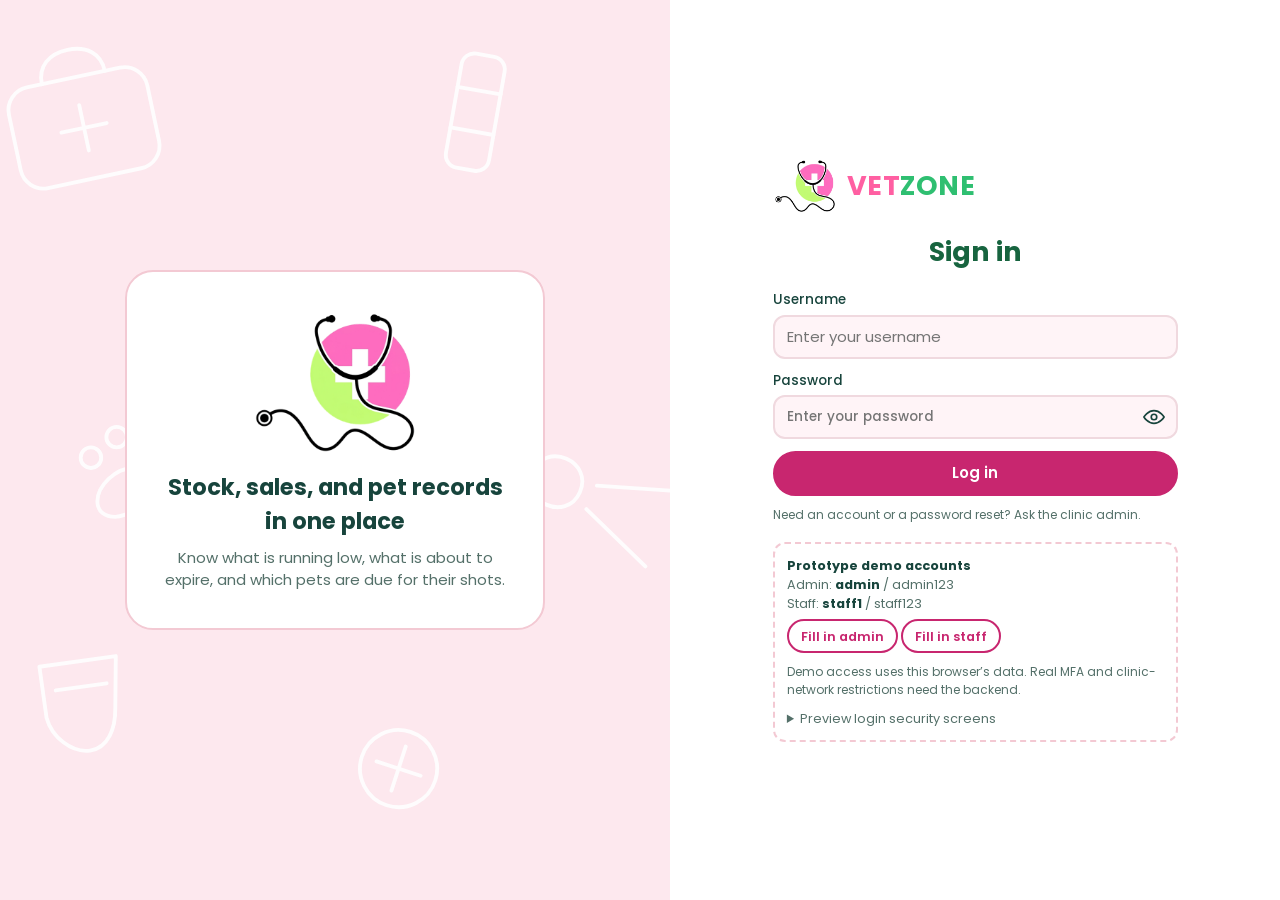
<file: index.html>
<!DOCTYPE html>
<html lang="en">
<head>
<meta charset="utf-8">
<link rel="icon" type="image/png" href="img/favicon.png">
<meta name="viewport" content="width=device-width, initial-scale=1">
<title>Sign in | VetZone VetCare System</title>
<link rel="stylesheet" href="https://fonts.googleapis.com/css2?family=Poppins:wght@400;500;600;700&display=swap">
<link rel="stylesheet" href="css/styles.css">
</head>
<body>
<main class="login-page">
  <section class="login-art" aria-hidden="true">
    <svg class="bg" viewBox="0 0 600 700" preserveAspectRatio="xMidYMid slice" fill="none" stroke="#ffffff" stroke-width="3" stroke-linecap="round" stroke-linejoin="round" opacity="0.9">
      <g transform="translate(40 60) rotate(-12)"><rect x="0" y="12" width="110" height="80" rx="18"/><path d="M55 34v36M37 52h36"/><path d="M30 12c0-14 10-22 25-22s25 8 25 22"/></g>
      <g transform="translate(400 40) rotate(10)"><rect x="0" y="0" width="34" height="90" rx="10"/><path d="M0 28h34M0 60h34"/></g>
      <g transform="translate(470 330) rotate(24)"><path d="M0 40c0-26 40-26 40 0M0 40c0 26 40 26 40 0M50 30l60-22M50 50l60 22"/></g>
      <g transform="translate(60 520) rotate(-8)"><path d="M10 0h60l-6 40c-2 16-10 30-24 30S12 56 10 40z"/><path d="M20 20h40"/></g>
      <g transform="translate(330 560) rotate(18)"><circle cx="30" cy="30" r="30"/><path d="M12 30h36M30 12v36"/></g>
      <g transform="translate(100 330)"><circle cx="10" cy="26" r="8"/><circle cx="30" cy="10" r="8"/><circle cx="56" cy="10" r="8"/><circle cx="76" cy="26" r="8"/><path d="M43 34c-14 0-28 14-28 26 0 8 6 12 14 12 6 0 8-3 14-3s8 3 14 3c8 0 14-4 14-12 0-12-14-26-28-26z"/></g>
    </svg>
    <div class="art-card">
      <img class="art-logo" src="img/vetzone-logo.png" alt="VetZone logo">
      <h2>Stock, sales, and pet records in one place</h2>
      <p>Know what is running low, what is about to expire, and which pets are due for their shots.</p>
    </div>
  </section>
  <section class="login-form-side">
    <a class="logo" href="index.html" aria-label="VetZone"><img class="logo-img" src="img/vetzone-logo.png" alt="VetZone logo"><span class="logo-text"><span class="vet">VET</span><span class="zone">ZONE</span></span></a>
    <h1 id="login-heading" tabindex="-1">Sign in</h1>
    <p class="login-preview-note caption" id="security-preview-note" hidden>Screen preview only. No codes are sent and no access is granted.</p>
    <p id="login-status" class="caption" role="status" aria-live="polite" hidden></p>
    <form id="login-form" novalidate>
      <div id="login-error" class="form-error" role="alert" hidden></div>
      <label class="field"><span>Username</span>
        <input class="input" id="username" name="username" autocomplete="username" autocapitalize="none" spellcheck="false" placeholder="Enter your username" required>
      </label>
      <label class="field"><span>Password</span>
        <span class="pw-wrap">
          <input class="input" id="password" name="password" type="password" autocomplete="current-password" placeholder="Enter your password" required>
          <button type="button" class="icon-btn" id="toggle-pw" aria-label="Show password" aria-pressed="false"></button>
        </span>
      </label>
      <button class="btn btn-block" type="submit">Log in</button>
      <p class="caption">Need an account or a password reset? Ask the clinic admin.</p>
    </form>
    <section id="mfa-panel" aria-labelledby="login-heading" hidden>
      <p class="login-instructions" id="mfa-instructions"></p>
      <form id="mfa-form" novalidate>
        <div id="mfa-error" class="form-error" role="alert" hidden></div>
        <p id="mfa-status" class="caption" role="status" aria-live="polite"></p>
        <label class="field"><span>Verification code</span>
          <input class="input login-code" id="mfa-code" name="code" type="text" inputmode="numeric" autocomplete="one-time-code" pattern="[0-9]{6}" maxlength="6" placeholder="6-digit code" aria-describedby="mfa-instructions mfa-timing" required>
        </label>
        <p id="mfa-timing" class="caption"></p>
        <button id="verify-code" class="btn btn-block" type="submit">Verify code</button>
        <div class="login-secondary-actions">
          <button id="resend-code" class="btn btn-ghost" type="button">Resend code</button>
          <button id="mfa-back" class="btn btn-ghost" type="button">Back to sign in</button>
        </div>
      </form>
      <p class="caption">Never share a verification code. If you cannot verify your account, contact the clinic admin.</p>
    </section>
    <section id="network-panel" aria-labelledby="login-heading" hidden>
      <p class="login-instructions">Staff accounts can only access this system through the clinic’s approved network. Connect to the clinic Wi-Fi and try again. If you are already connected, contact the admin.</p>
      <div id="network-error" class="form-error" role="alert" hidden></div>
      <p id="network-status" class="caption" role="status" aria-live="polite"></p>
      <button id="network-retry" class="btn btn-block" type="button">Try again</button>
      <button id="network-back" class="btn btn-ghost btn-block" type="button">Back to sign in</button>
    </section>
    <div class="demo-box" id="demo-accounts">
      <b>Prototype demo accounts</b><br>
      Admin: <b>admin</b> / admin123<br>
      Staff: <b>staff1</b> / staff123<br>
      <button type="button" class="btn btn-ghost btn-sm" id="fill-admin">Fill in admin</button>
      <button type="button" class="btn btn-ghost btn-sm" id="fill-staff">Fill in staff</button>
      <p class="caption">Demo access uses this browser’s data. Real MFA and clinic-network restrictions need the backend.</p>
      <details class="login-preview-links"><summary>Preview login security screens</summary>
        <a href="index.html?preview=mfa">MFA verification</a>
        <a href="index.html?preview=clinic-network">Clinic network required</a>
      </details>
    </div>
  </section>
</main>
<noscript>This system needs JavaScript to run. Please turn it on in your browser.</noscript>
<script src="js/app.js"></script>
<script src="js/workflow-data.js"></script>
<script src="js/workflow-ui.js"></script>
<script src="js/login-config.js"></script>
<script src="js/login.js"></script>
</body>
</html>
</file>
<file: css/styles.css>
/* VetZone VetCare System - prototype styles
   Brand colors follow the Figma: pink and green, rounded cards.
   Status colors follow one rule: red = out or expired, amber = low or expiring, green = good. */

:root {
  --blush: #fde8ee;
  --blush-soft: #fff4f7;
  --rose: #f3c9d3;
  --rose-deep: #e8aebb;
  --brand-pink: #ff5fa2;
  --action: #c8266f;
  --action-dark: #a81d5b;
  --leaf: #2fbf71;
  --mint: #d6f7e3;
  --mint-soft: #effcf4;
  --ink: #17443c;
  --muted: #547069;
  --line: #f0d9df;
  --white: #ffffff;
  --green-text: #17643f;
  --amber-bg: #fff0c2;
  --amber-text: #7a4f00;
  --red-bg: #fde2e2;
  --red-text: #a31d1d;
  --lilac-bg: #f6e3f6;
  --radius: 18px;
  --radius-sm: 12px;
  --shadow: 0 1px 2px rgba(23, 68, 60, 0.06);
  --font: "Poppins", "Segoe UI", Roboto, "Helvetica Neue", Arial, sans-serif;
}

* { box-sizing: border-box; }
html { font-size: 15px; }
body {
  margin: 0;
  font-family: var(--font);
  color: var(--ink);
  background: var(--white);
  line-height: 1.5;
}
h1, h2, h3, p { margin: 0; }
button, input, select, textarea { font: inherit; color: inherit; }
a { color: var(--action); }
:focus-visible { outline: 3px solid #1b7f5c; outline-offset: 2px; }
.ico { flex: none; vertical-align: middle; }
.sr-only { position: absolute; width: 1px; height: 1px; overflow: hidden; clip: rect(0 0 0 0); white-space: nowrap; }

/* ---------- app shell ---------- */
.app { display: grid; grid-template-columns: 250px 1fr; min-height: 100vh; }
.sidebar {
  background: var(--blush);
  border-right: 2px solid var(--rose);
  padding: 20px 14px;
  display: flex;
  flex-direction: column;
  gap: 8px;
  position: sticky;
  top: 0;
  height: 100vh;
}
.logo { display: flex; align-items: center; gap: 8px; padding: 4px 8px 18px; font-weight: 700; font-size: 1.55rem; letter-spacing: 0.5px; text-decoration: none; }
.logo .vet { color: var(--brand-pink); }
.logo .zone { color: var(--leaf); }
.logo-mark { width: 38px; height: 38px; border-radius: 50%; background: var(--brand-pink); display: grid; place-items: center; color: #fff; }
.nav-label { font-size: 0.8rem; color: var(--muted); padding: 0 12px; margin-bottom: 2px; }
.nav { display: flex; flex-direction: column; gap: 6px; }
.nav a {
  display: flex; align-items: center; gap: 12px;
  padding: 12px 14px; border-radius: var(--radius-sm);
  color: var(--ink); text-decoration: none; font-weight: 500;
}
.nav a:hover { background: #f8d6df; }
.nav a[aria-current="page"] { background: var(--rose); font-weight: 600; }
.sidebar-foot { margin-top: auto; font-size: 0.8rem; color: var(--muted); padding: 8px 12px; }

.main-col { min-width: 0; display: flex; flex-direction: column; }
.topbar {
  display: flex; align-items: center; justify-content: space-between; gap: 16px;
  padding: 14px 28px; background: var(--white); border-bottom: 2px solid var(--line);
  position: sticky; top: 0; z-index: 20;
}
.page-title { display: flex; align-items: center; gap: 14px; min-width: 0; }
.page-title .badge-ico { width: 46px; height: 46px; border-radius: 14px; background: var(--brand-pink); color: #fff; display: grid; place-items: center; flex: none; }
.page-title h1 { font-size: 1.5rem; font-weight: 700; color: var(--green-text); line-height: 1.2; }
.page-title p { font-size: 0.9rem; color: var(--muted); }
.top-actions { display: flex; align-items: center; gap: 12px; position: relative; }
.icon-btn { background: none; border: 0; cursor: pointer; width: 40px; height: 40px; border-radius: 50%; display: inline-grid; place-items: center; font-size: 1.4rem; line-height: 1; position: relative; }
.icon-btn:hover { background: var(--blush); }
.bell-count { position: absolute; top: 2px; right: 0; min-width: 20px; height: 20px; padding: 0 5px; border-radius: 10px; background: var(--action); color: #fff; font-size: 0.72rem; font-weight: 600; display: grid; place-items: center; }
.user-chip { display: flex; align-items: center; gap: 10px; background: var(--blush); border: 0; border-radius: 999px; padding: 6px 16px 6px 8px; cursor: pointer; }
.user-chip:hover { background: var(--rose); }
.avatar { width: 32px; height: 32px; border-radius: 50%; background: var(--brand-pink); color: #fff; display: grid; place-items: center; font-weight: 600; font-size: 0.9rem; }
.user-chip .who { text-align: left; line-height: 1.2; }
.user-chip .who b { display: block; font-size: 0.9rem; }
.user-chip .who span { font-size: 0.75rem; color: var(--muted); }
.dropdown { position: absolute; right: 0; top: calc(100% + 8px); background: #fff; border: 2px solid var(--rose); border-radius: var(--radius-sm); box-shadow: 0 8px 24px rgba(23, 68, 60, 0.15); min-width: 220px; z-index: 40; padding: 6px; }
.dropdown[hidden] { display: none; }
.dropdown .item { display: flex; align-items: center; gap: 10px; width: 100%; padding: 10px 12px; border: 0; background: none; border-radius: 8px; cursor: pointer; text-align: left; text-decoration: none; color: var(--ink); }
.dropdown .item:hover { background: var(--blush); }
.bell-panel { width: 360px; max-width: calc(100vw - 32px); padding: 0; }
.bell-panel h2 { font-size: 1rem; padding: 14px 16px 8px; }
.alert-list { list-style: none; margin: 0; padding: 0 6px 6px; max-height: min(58vh, 440px); overflow: auto; }
.alert-list li a { display: flex; gap: 10px; align-items: flex-start; padding: 10px; border-radius: 8px; text-decoration: none; color: var(--ink); }
.alert-list li a:hover { background: var(--blush); }
.alert-list .dot { width: 10px; height: 10px; border-radius: 50%; margin-top: 7px; flex: none; }
.dot-red { background: #d64545; } .dot-amber { background: #e0a100; }
.alert-list b { display: block; font-size: 0.9rem; }
.alert-list span { font-size: 0.82rem; color: var(--muted); }
.bell-foot { border-top: 1px solid var(--line); padding: 8px; }
.empty-note { padding: 20px 16px; color: var(--muted); font-size: 0.9rem; }

.content { padding: 24px 28px 48px; display: flex; flex-direction: column; gap: 20px; }

/* ---------- cards and stats ---------- */
.card { background: var(--white); border: 2px solid var(--line); border-radius: var(--radius); padding: 20px; box-shadow: var(--shadow); }
.card h2 { font-size: 1.1rem; font-weight: 600; }
.card-head { display: flex; align-items: center; justify-content: space-between; gap: 12px; margin-bottom: 14px; flex-wrap: wrap; }
.stat-grid { display: grid; grid-template-columns: repeat(4, minmax(0, 1fr)); gap: 16px; }
.stat { border-radius: var(--radius); padding: 16px 18px; display: flex; flex-direction: column; gap: 4px; text-decoration: none; color: var(--ink); min-height: 128px; border: 2px solid transparent; }
a.stat:hover { border-color: var(--ink); }
.stat .stat-top { display: flex; align-items: center; gap: 10px; font-weight: 500; }
.stat .stat-ico { width: 40px; height: 40px; border-radius: 12px; display: grid; place-items: center; color: #fff; flex: none; }
.stat .stat-num { font-size: 2rem; font-weight: 700; line-height: 1.15; }
.stat .stat-num.sm { font-size: 1.3rem; }
.stat .stat-sub { font-size: 0.85rem; color: var(--muted); }
.stat .stat-link { margin-top: auto; font-size: 0.85rem; font-weight: 600; display: inline-flex; align-items: center; gap: 4px; }
.stat-amber { background: var(--amber-bg); } .stat-amber .stat-ico { background: #b87a00; }
.stat-red { background: var(--red-bg); } .stat-red .stat-ico { background: #c53030; }
.stat-pink { background: var(--lilac-bg); } .stat-pink .stat-ico { background: var(--brand-pink); }
.stat-green { background: var(--mint); } .stat-green .stat-ico { background: #1f9d5a; }
.stat-plain { background: var(--blush-soft); border-color: var(--line); } .stat-plain .stat-ico { background: var(--brand-pink); }

.grid-2 { display: grid; grid-template-columns: minmax(0, 1.35fr) minmax(0, 1fr); gap: 16px; }
.grid-2.even { grid-template-columns: minmax(0, 1fr) minmax(0, 1fr); }
.span-all { grid-column: 1 / -1; }
.welcome { background: var(--blush); border-color: var(--rose); }
.welcome h2 { font-size: 1.1rem; color: #1f9d5a; }
.welcome .name { font-size: 1.6rem; font-weight: 700; margin: 2px 0 4px; }
.mini-grid { display: grid; grid-template-columns: repeat(4, minmax(0, 1fr)); gap: 10px; margin-top: 16px; }
.mini { background: #fff; border-radius: var(--radius-sm); padding: 12px 8px; text-align: center; }
.mini svg { color: var(--action); }
.mini small { display: block; color: var(--muted); font-size: 0.78rem; }
.mini b { font-size: 1.15rem; display: block; }
.activity-list { list-style: none; margin: 0; padding: 0; }
.activity-list li { display: grid; grid-template-columns: 36px 1fr auto; gap: 10px; align-items: center; padding: 10px 0; border-bottom: 1px solid var(--line); }
.activity-list li:last-child { border-bottom: 0; }
.activity-list .a-ico { width: 34px; height: 34px; border-radius: 50%; background: var(--blush); display: grid; place-items: center; color: var(--action); }
.activity-list b { font-weight: 500; font-size: 0.9rem; display: block; }
.activity-list small { color: var(--muted); font-size: 0.78rem; }
.activity-list time { font-size: 0.8rem; color: var(--muted); white-space: nowrap; }

/* ---------- toolbar, forms, buttons ---------- */
.toolbar { display: flex; gap: 10px; flex-wrap: wrap; align-items: center; background: var(--blush); border: 2px solid var(--rose); border-radius: var(--radius); padding: 12px; }
.search { flex: 1 1 220px; display: flex; align-items: center; gap: 8px; background: #fff; border: 2px solid transparent; border-radius: 999px; padding: 0 14px; min-height: 44px; }
.search:focus-within { border-color: #1b7f5c; }
.search input { border: 0; outline: 0; background: none; width: 100%; min-height: 40px; }
.select, .input, .textarea {
  background: var(--blush-soft); border: 2px solid var(--line); border-radius: var(--radius-sm);
  padding: 9px 12px; min-height: 44px; width: 100%;
}
.toolbar .select { width: auto; background: #fff; border-color: transparent; border-radius: 999px; }
.textarea { min-height: 84px; resize: vertical; }
.input:focus, .select:focus, .textarea:focus { border-color: #1b7f5c; outline: none; background: #fff; }
.input[aria-invalid="true"], .select[aria-invalid="true"] { border-color: #c53030; }
.btn {
  display: inline-flex; align-items: center; justify-content: center; gap: 8px;
  background: var(--action); color: #fff; border: 2px solid var(--action);
  padding: 9px 18px; min-height: 44px; border-radius: 999px; font-weight: 600; cursor: pointer; text-decoration: none;
}
.btn:hover { background: var(--action-dark); border-color: var(--action-dark); }
.btn:disabled { opacity: 0.5; cursor: not-allowed; }
.btn-ghost { background: #fff; color: var(--action); }
.btn-ghost:hover { background: var(--blush); color: var(--action-dark); }
.btn-danger { background: #b42323; border-color: #b42323; }
.btn-danger:hover { background: #8f1b1b; border-color: #8f1b1b; }
.btn-sm { min-height: 34px; padding: 4px 12px; font-size: 0.85rem; }
.btn-block { width: 100%; }
.field { display: flex; flex-direction: column; gap: 4px; margin-bottom: 12px; }
.field > span { font-weight: 500; font-size: 0.9rem; }
.field small.hint { color: var(--muted); font-size: 0.8rem; }
.field small.err { color: #a31d1d; font-size: 0.82rem; min-height: 0; }
.form-grid { display: grid; grid-template-columns: 1fr 1fr; gap: 0 14px; }
.form-error { background: var(--red-bg); color: var(--red-text); border-radius: var(--radius-sm); padding: 10px 12px; margin-bottom: 12px; font-size: 0.9rem; }
.modal-actions { display: flex; justify-content: flex-end; gap: 10px; margin-top: 8px; flex-wrap: wrap; }

/* ---------- tables ---------- */
.table-wrap { overflow-x: auto; border: 2px solid var(--line); border-radius: var(--radius); background: #fff; }
table.table { width: 100%; border-collapse: collapse; min-width: 640px; }
.table th { background: var(--blush); text-align: left; font-weight: 600; font-size: 0.88rem; padding: 12px 14px; white-space: nowrap; }
.table td { padding: 11px 14px; border-top: 1px solid var(--line); vertical-align: middle; }
.table td.num, .table th.num { text-align: right; font-variant-numeric: tabular-nums; }
.table tfoot td { font-weight: 700; background: var(--blush-soft); }
.table .item-cell { display: flex; align-items: center; gap: 10px; font-weight: 500; }
.thumb { width: 36px; height: 36px; border-radius: 10px; background: var(--blush); display: grid; place-items: center; font-size: 1.2rem; flex: none; }
.row-actions { display: flex; gap: 6px; flex-wrap: wrap; }
.table-foot { display: flex; justify-content: space-between; align-items: center; gap: 12px; padding: 12px 4px 0; flex-wrap: wrap; color: var(--muted); font-size: 0.9rem; }
.pager { display: flex; gap: 6px; }
.pager button { min-width: 36px; height: 36px; border-radius: 10px; border: 2px solid var(--rose); background: #fff; cursor: pointer; font-weight: 500; }
.pager button[aria-current="page"] { background: var(--action); border-color: var(--action); color: #fff; }
.pager button:disabled { opacity: 0.4; cursor: not-allowed; }
.empty { text-align: center; padding: 36px 16px; color: var(--muted); }

/* ---------- chips ---------- */
.chip { display: inline-flex; align-items: center; gap: 4px; padding: 2px 10px; border-radius: 999px; font-size: 0.8rem; font-weight: 600; white-space: nowrap; }
.chip-green { background: var(--mint); color: var(--green-text); }
.chip-amber { background: var(--amber-bg); color: var(--amber-text); }
.chip-red { background: var(--red-bg); color: var(--red-text); }
.chip-blue { background: #dfeafd; color: #1d3f8f; }
.chip-grey { background: #eceff0; color: #3b4a47; }
.chips { display: flex; gap: 4px; flex-wrap: wrap; }

/* ---------- charts ---------- */
.range { display: inline-flex; gap: 4px; background: var(--blush); padding: 3px; border-radius: 999px; }
.range button { border: 0; background: none; padding: 5px 12px; border-radius: 999px; cursor: pointer; font-weight: 600; font-size: 0.82rem; }
.range button[aria-pressed="true"] { background: var(--action); color: #fff; }
.chart { width: 100%; height: auto; display: block; }
.chart text { font-family: var(--font); fill: var(--muted); font-size: 11px; }
.sales-summary { display: grid; grid-template-columns: 1fr 1fr; gap: 10px; margin-top: 12px; }
.sum-tile { border-radius: var(--radius-sm); padding: 10px 14px; }
.sum-tile small { display: block; color: var(--muted); font-size: 0.8rem; }
.sum-tile b { font-size: 1.2rem; }
.sum-pink { background: var(--lilac-bg); } .sum-green { background: var(--mint); }
.donut-wrap { display: flex; align-items: center; gap: 18px; flex-wrap: wrap; justify-content: center; }
.donut-wrap svg { width: 180px; height: 180px; flex: none; }
.donut-center-n { font-size: 26px; font-weight: 700; fill: var(--ink); font-family: var(--font); }
.donut-center-l { font-size: 11px; fill: var(--muted); font-family: var(--font); }
.legend { list-style: none; margin: 0; padding: 0; display: grid; gap: 8px; font-size: 0.9rem; }
.legend li { display: grid; grid-template-columns: 14px 1fr auto auto; gap: 10px; align-items: center; }
.legend i { width: 12px; height: 12px; border-radius: 50%; display: block; }
.legend span.pct { color: var(--muted); min-width: 40px; text-align: right; }
.caption { font-size: 0.8rem; color: var(--muted); margin-top: 10px; }

/* ---------- internal sales recording ---------- */
.pos { display: grid; grid-template-columns: minmax(0, 1fr) 380px; gap: 18px; align-items: start; }
.chip-row { display: flex; gap: 8px; flex-wrap: wrap; margin: 12px 0; }
.cat-chip { border: 2px solid var(--line); background: #fff; border-radius: 999px; padding: 6px 14px; cursor: pointer; font-weight: 500; }
.cat-chip[aria-pressed="true"] { background: var(--mint); border-color: #1f9d5a; color: var(--green-text); font-weight: 600; }
.product-grid { display: grid; grid-template-columns: repeat(auto-fill, minmax(165px, 1fr)); gap: 14px; }
.product { border: 2px solid var(--rose); border-radius: var(--radius); padding: 10px; display: flex; flex-direction: column; gap: 6px; background: #fff; }
.product .pic { background: var(--blush); border-radius: 14px; height: 96px; display: grid; place-items: center; font-size: 2.6rem; position: relative; }
.product .pic .chip { position: absolute; top: 6px; left: 6px; font-size: 0.7rem; }
.product h3 { font-size: 0.9rem; font-weight: 600; line-height: 1.3; }
.product .price { font-weight: 700; }
.product .stock { font-size: 0.8rem; color: var(--green-text); }
.product .stock.low { color: var(--amber-text); }
.product .stock.none { color: var(--red-text); }
.order { position: sticky; top: 88px; }
.order h2 { display: flex; justify-content: space-between; align-items: center; }
.cart { list-style: none; margin: 12px 0; padding: 0; display: grid; gap: 10px; max-height: 300px; overflow: auto; }
.cart li { display: grid; grid-template-columns: 40px 1fr auto; gap: 10px; align-items: center; }
.cart .nm { font-size: 0.85rem; font-weight: 500; line-height: 1.25; }
.cart .pr { font-weight: 700; font-size: 0.85rem; }
.qty { display: inline-flex; align-items: center; gap: 4px; margin-top: 4px; }
.qty button { width: 28px; height: 28px; border-radius: 50%; border: 2px solid var(--rose); background: var(--blush); cursor: pointer; display: grid; place-items: center; padding: 0; }
.qty button:disabled { opacity: 0.4; cursor: not-allowed; }
.qty output { min-width: 24px; text-align: center; font-weight: 600; }
.cart .line-right { text-align: right; }
.cart .remove { margin-top: 4px; }
fieldset { border: 0; padding: 0; margin: 0 0 12px; }
fieldset legend { font-weight: 600; margin-bottom: 6px; padding: 0; }
.radio { display: flex; align-items: center; gap: 8px; padding: 6px 0; cursor: pointer; }
.radio input { width: 18px; height: 18px; accent-color: var(--action); }
.totals { border-top: 1px solid var(--line); padding-top: 10px; display: grid; gap: 6px; }
.totals div { display: flex; justify-content: space-between; align-items: center; }
.totals .grand { font-weight: 700; font-size: 1.1rem; }
.totals .input { width: 90px; min-height: 36px; padding: 4px 8px; text-align: right; }

/* ---------- pets ---------- */
.pet-grid { display: grid; grid-template-columns: repeat(auto-fill, minmax(220px, 1fr)); gap: 14px; }
.pet-card { border: 2px solid var(--rose); border-radius: var(--radius); padding: 12px; background: #fff; display: flex; flex-direction: column; gap: 8px; }
.pet-pic { background: var(--blush); border-radius: 14px; height: 110px; display: grid; place-items: center; font-size: 3rem; position: relative; }
.pet-pic.cat { background: var(--lilac-bg); }
.pet-pic .chip { position: absolute; top: 8px; right: 8px; }
.pet-card h3 { font-size: 1rem; }
.pet-card .sub { color: var(--muted); font-size: 0.85rem; }
.pet-card .owner { display: flex; justify-content: space-between; align-items: center; font-size: 0.85rem; gap: 8px; }
.view-toggle { display: inline-flex; background: #fff; border-radius: 999px; padding: 3px; }
.view-toggle button { border: 0; background: none; border-radius: 999px; padding: 6px 12px; cursor: pointer; font-weight: 600; font-size: 0.85rem; }
.view-toggle button[aria-pressed="true"] { background: var(--action); color: #fff; }
.profile { display: grid; grid-template-columns: 320px minmax(0, 1fr); gap: 18px; align-items: start; }
.profile-card { text-align: center; }
.profile-card .big { font-size: 4.5rem; background: var(--blush); border-radius: 20px; height: 150px; display: grid; place-items: center; margin-bottom: 12px; }
.profile-card .big.cat { background: var(--lilac-bg); }
.profile-card h2 { font-size: 1.4rem; }
.facts { text-align: left; margin: 14px 0 0; display: grid; gap: 8px; }
.facts div { display: flex; justify-content: space-between; gap: 10px; border-top: 1px solid var(--line); padding-top: 8px; font-size: 0.9rem; }
.facts dt { color: var(--muted); } .facts dd { margin: 0; font-weight: 500; text-align: right; }
.back { display: inline-flex; align-items: center; gap: 6px; font-weight: 600; text-decoration: none; }
.due-note { text-align: left; background: var(--amber-bg); color: var(--amber-text); border-radius: var(--radius-sm); padding: 10px 12px; font-size: 0.85rem; margin-top: 12px; }

/* ---------- modal and toast ---------- */
.modal-overlay { position: fixed; inset: 0; background: rgba(23, 68, 60, 0.45); display: grid; place-items: center; padding: 16px; z-index: 100; overflow: auto; }
.modal { background: #fff; border-radius: var(--radius); width: 100%; max-width: 520px; border: 2px solid var(--rose); box-shadow: 0 16px 48px rgba(0, 0, 0, 0.25); }
.modal-wide { max-width: 720px; }
.modal-head { display: flex; justify-content: space-between; align-items: center; padding: 16px 20px 0; }
.modal-head h2 { font-size: 1.2rem; }
.modal-body { padding: 14px 20px 20px; }
body.modal-open { overflow: hidden; }
.toasts { position: fixed; right: 16px; bottom: 16px; display: grid; gap: 8px; z-index: 200; }
.toast { background: var(--ink); color: #fff; padding: 12px 16px; border-radius: var(--radius-sm); box-shadow: 0 6px 20px rgba(0, 0, 0, 0.25); max-width: 340px; }
.toast.error { background: #a31d1d; }
.receipt-list { list-style: none; padding: 0; margin: 10px 0; display: grid; gap: 4px; }
.receipt-list li { display: flex; justify-content: space-between; gap: 10px; }
.note { background: var(--blush-soft); border: 1px dashed var(--rose-deep); border-radius: var(--radius-sm); padding: 8px 12px; font-size: 0.85rem; color: var(--muted); margin: 10px 0; }

/* ---------- income report ---------- */
.tabs { display: inline-flex; gap: 4px; background: var(--blush); padding: 4px; border-radius: 999px; }
.tabs button { border: 0; background: none; padding: 8px 18px; border-radius: 999px; cursor: pointer; font-weight: 600; }
.tabs button[aria-selected="true"] { background: var(--action); color: #fff; }
.report-head { display: flex; justify-content: space-between; align-items: center; gap: 12px; flex-wrap: wrap; }
.tag-now { font-weight: 500; color: var(--muted); font-size: 0.8rem; }

/* ---------- login ---------- */
.login-page { min-height: 100vh; display: grid; grid-template-columns: minmax(0, 1.1fr) minmax(0, 1fr); }
.login-art { background: var(--blush); position: relative; overflow: hidden; display: grid; place-items: center; padding: 32px; }
.login-art svg.bg { position: absolute; inset: 0; width: 100%; height: 100%; }
.login-art .art-card { position: relative; background: #fff; border: 2px solid var(--rose); border-radius: 28px; padding: 36px; max-width: 420px; text-align: center; }
.login-art .paw-big { width: 120px; height: 120px; margin: 0 auto 14px; border-radius: 50%; background: var(--brand-pink); display: grid; place-items: center; color: #fff; }
.login-art h2 { font-size: 1.5rem; margin-bottom: 8px; }
.login-art p { color: var(--muted); }
.login-form-side { display: flex; flex-direction: column; justify-content: center; padding: 40px clamp(24px, 8vw, 110px); gap: 18px; }
.login-form-side .logo { padding: 0; font-size: 1.8rem; }
.login-form-side h1 { font-size: 1.8rem; color: var(--green-text); text-align: center; }
.pw-wrap { position: relative; }
.pw-wrap .icon-btn { position: absolute; right: 4px; top: 2px; }
.demo-box { border: 2px dashed var(--rose); border-radius: var(--radius-sm); padding: 12px; font-size: 0.85rem; color: var(--muted); }
.demo-box b { color: var(--ink); }
.demo-box button { margin-top: 6px; }
.login-form-side > *, .login-form-side section { min-width: 0; }
.login-instructions { margin-bottom: 18px; overflow-wrap: anywhere; }
.login-preview-note { border: 1px dashed var(--rose-deep); border-radius: var(--radius-sm); padding: 10px 12px; }
.login-secondary-actions { display: flex; flex-wrap: wrap; gap: 8px; margin: 12px 0; }
.login-secondary-actions > button { flex: 1 1 140px; }
.login-code { letter-spacing: 0.15em; font-variant-numeric: tabular-nums; }
.login-preview-links { margin-top: 10px; }
.login-preview-links summary { cursor: pointer; }
.login-preview-links a { display: block; padding-top: 8px; overflow-wrap: anywhere; }
#mfa-status:empty, #network-status:empty, #mfa-timing:empty { display: none; }
#network-panel > button { margin-top: 12px; }

/* ---------- responsive ---------- */
@media (max-width: 1100px) {
  .stat-grid { grid-template-columns: repeat(2, minmax(0, 1fr)); }
  .grid-2, .grid-2.even { grid-template-columns: 1fr; }
  .pos { grid-template-columns: 1fr; }
  .order { position: static; }
  .profile { grid-template-columns: 1fr; }
}
@media (max-width: 800px) {
  .app { grid-template-columns: 1fr; }
  .sidebar { position: static; height: auto; flex-direction: row; flex-wrap: wrap; align-items: center; padding: 10px; }
  .logo { padding: 0 8px; }
  .nav-label, .sidebar-foot { display: none; }
  .nav { flex-direction: row; flex-wrap: wrap; }
  .nav a { padding: 8px 10px; }
  .topbar { position: static; padding: 12px 16px; flex-wrap: wrap; }
  .content { padding: 16px; }
  .login-page { grid-template-columns: 1fr; }
  .login-art { display: none; }
  .form-grid { grid-template-columns: 1fr; }
  .user-chip .who { display: none; }
}
@media (max-width: 560px) {
  .stat-grid, .mini-grid { grid-template-columns: 1fr 1fr; }
}
@media (prefers-reduced-motion: reduce) { * { transition: none !important; animation: none !important; scroll-behavior: auto !important; } }

@media print {
  .sidebar, .topbar, .no-print, .toasts { display: none !important; }
  .app { display: block; }
  .content { padding: 0; }
  .card, .table-wrap { border: 0; box-shadow: none; }
  body { font-size: 12px; }
}

/* ---------- small refinements ---------- */
.table td.nowrap { white-space: nowrap; }
.table .row-actions { flex-wrap: nowrap; }
.table .btn-sm { padding: 3px 10px; font-size: 0.8rem; min-height: 32px; }
.pet-pic .chip { box-shadow: 0 0 0 2px #fff; }
.sub-h { font-size: 0.95rem; margin: 18px 0 6px; }
.welcome .alert-list { padding: 0; }
.welcome .alert-list li a { background: #fff; margin-bottom: 6px; }

/* ---------- additions: top sellers, profile, create account, visit records ---------- */
.avatar img { width: 100%; height: 100%; border-radius: 50%; object-fit: cover; display: block; }
.avatar { overflow: hidden; }
.center { text-align: center; }
.success-mark { width: 60px; height: 60px; border-radius: 50%; background: var(--mint); color: #1f9d5a; display: grid; place-items: center; margin: 4px auto 12px; }
.modal-actions.stack { justify-content: center; }
.pet-card .last { font-size: 0.8rem; color: var(--muted); }

/* top sellers */
.rank { width: 34px; height: 34px; border-radius: 50%; display: inline-grid; place-items: center; font-weight: 700; background: var(--blush); color: var(--ink); }
.rank-1 { background: #ffe08a; }
.rank-2 { background: #e3e8ea; }
.rank-3 { background: #f2c9a4; }
.top-controls { display: flex; gap: 14px; align-items: center; flex-wrap: wrap; justify-content: space-between; }
.top-controls .group { display: flex; gap: 8px; align-items: center; flex-wrap: wrap; }
.top-controls .group > span { font-weight: 500; font-size: 0.9rem; color: var(--muted); }

/* profile */
.me-grid { display: grid; grid-template-columns: 300px minmax(0, 1fr); gap: 18px; align-items: start; }
.me-card { text-align: center; }
.me-card .me-avatar { width: 150px; height: 150px; border-radius: 50%; background: var(--rose); color: #fff; display: grid; place-items: center; font-size: 3.4rem; font-weight: 700; margin: 4px auto 12px; overflow: hidden; border: 4px solid var(--blush); }
.me-card .me-avatar img { width: 100%; height: 100%; object-fit: cover; }
.me-card .photo-actions { display: flex; gap: 8px; justify-content: center; flex-wrap: wrap; }
.me-card .facts { margin-top: 18px; }
.me-forms { display: grid; gap: 18px; min-width: 0; }
.pw-grid { display: grid; grid-template-columns: repeat(3, minmax(0, 1fr)); gap: 0 14px; }
.field input[readonly], .input[readonly] { background: #f3f5f4; color: var(--muted); cursor: not-allowed; }
.pw-wrap2 { position: relative; display: block; }
.pw-wrap2 .input { padding-right: 46px; }
.pw-wrap2 .icon-btn { position: absolute; right: 2px; top: 1px; }

/* create account (same split layout as the sign-in page, green art) */
.login-art.green { background: var(--mint); }
.login-art.green .art-card { border-color: #a8e6c1; }
.login-art.green .paw-big { background: #1f9d5a; }
.create-side { display: flex; flex-direction: column; padding: 28px clamp(20px, 5vw, 64px); gap: 14px; overflow: auto; }
.create-head { display: flex; justify-content: space-between; align-items: center; gap: 12px; flex-wrap: wrap; }
.create-head h1 { font-size: 1.8rem; color: var(--green-text); }
.create-head .logo { padding: 0; font-size: 1.5rem; }
.create-actions { display: flex; justify-content: flex-end; gap: 10px; flex-wrap: wrap; margin-top: 6px; }

/* visit history */
.visit-list { display: grid; gap: 12px; }
.visit { border: 2px solid var(--line); border-radius: var(--radius); padding: 14px 16px; background: #fff; }
.visit-head { display: flex; justify-content: space-between; gap: 10px; align-items: flex-start; flex-wrap: wrap; margin-bottom: 10px; }
.visit-head h3 { font-size: 1rem; }
.visit-head small { color: var(--muted); display: block; }
.visit dl { margin: 0; display: grid; gap: 10px; }
.visit dt { font-weight: 600; font-size: 0.82rem; color: var(--muted); }
.visit dd { margin: 0; white-space: pre-wrap; overflow-wrap: anywhere; }
.visit .foot { margin-top: 10px; padding-top: 8px; border-top: 1px solid var(--line); display: flex; justify-content: space-between; gap: 10px; flex-wrap: wrap; font-size: 0.8rem; color: var(--muted); }

@media (max-width: 1100px) {
  .me-grid { grid-template-columns: 1fr; }
  .pw-grid { grid-template-columns: 1fr; }
}

.nav-badge { margin-left: auto; background: var(--action); color: #fff; border-radius: 999px; font-size: 0.72rem; font-weight: 600; min-width: 22px; padding: 1px 7px; text-align: center; }
.create-top { display: flex; align-items: center; justify-content: space-between; gap: 10px; flex-wrap: wrap; }
.create-top .caption { margin: 0; }

/* ---------- official logo ---------- */
.logo { gap: 10px; }
.logo-img { height: 46px; width: auto; display: block; flex: none; }
.logo-text { line-height: 1; }
.art-logo { display: block; width: 170px; height: auto; margin: 0 auto 14px; }
.login-form-side .logo-img { height: 56px; }
.create-head .logo-img { height: 48px; }
.dot-green { background: #1f9d5a; }
.dot-blue { background: #2f6bd6; }
.new-chip { margin-left: 6px; font-size: 0.68rem; padding: 0 7px; }

/* ---------- approvals, proposed changes, manage list ---------- */
.proposal-card { border: 2px dashed #e0a100; background: #fffbf0; }
.proposed-row td { background: #fffdf6; }
.manage-list { display: grid; gap: 10px; margin: 12px 0; }
.manage-list .btn { justify-content: flex-start; }
.status-tabs { display: inline-flex; gap: 4px; background: var(--blush); padding: 4px; border-radius: 999px; flex-wrap: wrap; }
.status-tabs button { border: 0; background: none; padding: 7px 16px; border-radius: 999px; cursor: pointer; font-weight: 600; }
.status-tabs button[aria-selected="true"] { background: var(--action); color: #fff; }
.detail-list { display: grid; gap: 8px; margin: 8px 0 12px; }
.detail-list div { display: grid; grid-template-columns: 170px 1fr; gap: 10px; border-top: 1px solid var(--line); padding-top: 8px; }
.detail-list dt { color: var(--muted); font-size: 0.88rem; }
.detail-list dd { margin: 0; font-weight: 500; overflow-wrap: anywhere; }
.arrow-to { color: var(--muted); padding: 0 4px; }
.summary-chips { display: flex; gap: 8px; flex-wrap: wrap; align-items: center; }
.audit-list { list-style: none; margin: 0; padding: 0; display: grid; gap: 0; }
.audit-list li { display: grid; grid-template-columns: 150px 1fr; gap: 12px; padding: 10px 0; border-bottom: 1px solid var(--line); font-size: 0.9rem; }
.audit-list li:last-child { border-bottom: 0; }
.audit-list time { color: var(--muted); font-size: 0.82rem; }
.submissions-card { border: 2px dashed #e0a100; background: #fffbf0; }
@media (max-width: 800px) { .detail-list div, .audit-list li { grid-template-columns: 1fr; gap: 2px; } }
.table .row-actions.wrap { flex-wrap: wrap; }

/* anything marked hidden must stay hidden, even when a style sets its display */
[hidden] { display: none !important; }

/* Inventory active/archive switch: reuse the approved pink/green theme. */
.inventory-view-tabs { margin: 0 0 14px; }

/* Sale confirmation, item codes, and interactive sales-chart details. */
.item-code { font-family: ui-monospace, SFMono-Regular, Consolas, monospace; font-weight: 600; color: #245c40; }
.change-summary { display: flex; justify-content: space-between; gap: 16px; padding: 14px; margin-top: 12px; background: #eef8f1; border-radius: 10px; }
.chart-with-details { position: relative; }
.chart-point { cursor: pointer; }
.chart-point:focus-visible { outline: 2px solid #245c40; outline-offset: 3px; }
.chart-tooltip { position: fixed; z-index: 20; width: 320px; max-width: 100%; max-height: 320px; overflow: auto; padding: 14px; border: 1px solid #e8cbd5; border-radius: 10px; background: #fff; color: #263b30; box-shadow: 0 8px 24px rgba(0, 0, 0, .16); font-size: .85rem; }
.chart-tooltip-content { white-space: pre-line; overflow-wrap: anywhere; margin-bottom: 10px; }

/* V13: compact views and dialogs follow the existing VetZone palette. */
.sidebar { overflow-y: auto; }
.workflow-tabs { margin-bottom: 18px; flex-wrap: wrap; }
.compact-actions { display: flex; gap: 8px; flex-wrap: wrap; }
.catalog-toggle { margin-bottom: 12px; }
.section-title { display: flex; justify-content: space-between; gap: 12px; align-items: center; margin: 20px 0 12px; }
.clinic-calendar { display: grid; grid-template-columns: repeat(7,minmax(0,1fr)); gap: 5px; }
.calendar-weekday { text-align: center; color: var(--muted); font-size: .8rem; padding: 8px 0; }
.calendar-day { min-height: 64px; border: 1px solid var(--line); border-radius: var(--radius-sm); background: var(--white); text-align: left; padding: 8px; cursor: pointer; display: flex; flex-direction: column; justify-content: space-between; }
.calendar-day small { color: var(--green-text); font-size: .7rem; }
.calendar-day.other-month { color: var(--muted); background: var(--blush-soft); }
.calendar-day[aria-pressed=true] { border-color: var(--action); background: var(--blush); }
.delivery-line { display: grid; grid-template-columns: 2fr .7fr 1fr 1fr 1fr auto; gap: 8px; padding: 12px 0; border-bottom: 1px solid var(--line); align-items: end; }
.delivery-line .field { min-width: 0; margin: 0; }
.delivery-line .field span { font-size: .8rem; }
.delivery-line input, .delivery-line select { width: 100%; min-width: 0; }
.delivery-total { margin: 14px 0; }
.cost-summary { display: grid; grid-template-columns: repeat(3,minmax(0,1fr)); gap: 12px; margin-bottom: 14px; }
.cost-summary > div { padding: 14px; border-radius: var(--radius-sm); background: var(--mint-soft); }
.cost-summary small, .cost-summary strong { display: block; }
.cost-summary strong { font-size: 1.2rem; }
.return-lines > div { display: grid; grid-template-columns: 1fr 1fr; gap: 12px; align-items: center; margin-bottom: 10px; }
.return-lines input[type=number] { max-width: 100px; }
@media(max-width:700px) {
  .delivery-line { grid-template-columns: repeat(2,minmax(0,1fr)); }
  .delivery-line .field:first-child { grid-column: 1/-1; }
  .cost-summary { grid-template-columns: 1fr; }
  .calendar-day { padding: 5px; min-height: 56px; }
  .calendar-day small { font-size: .6rem; }
  .return-lines > div { grid-template-columns: 1fr; }
  .workflow-tabs { gap: 5px; }
}

.table .workflow-empty { text-align: left; white-space: normal; }
/* Pet history tables scroll within their card on narrow screens. */
.profile > div { grid-template-columns: minmax(0, 1fr); }
.profile .card { min-width: 0; }
@media(max-width:1100px) { .profile { grid-template-columns: minmax(0, 1fr); } }
.profile .table-wrap { position: relative; }
/* V16 pet profiles: clear physical stay status and separated action groups. */
.profile-card .big { overflow: hidden; margin-bottom: 8px; }
.profile-card .big img, .pet-pic img, .pet-photo-preview img { width: 100%; height: 100%; object-fit: cover; display: block; }
.profile-card h2 { margin-top: 16px; }
.pet-location-panel { background: var(--mint-soft); border-radius: var(--radius-sm); padding: 14px; margin: 20px 0; }
.pet-location-panel > small { display: block; color: var(--muted); margin-bottom: 8px; }
.pet-location-panel .caption { margin: 10px 0; line-height: 1.6; }
.pet-extra-details { display: block; margin-top: 16px; text-align: left; }
.pet-extra-details summary, .visit-details summary { cursor: pointer; color: var(--green-text); font-weight: 600; padding: 8px 0; }
.pet-extra-details .facts { margin-top: 10px; }
.pet-care-section { border-top: 1px solid var(--line); margin-top: 18px; padding-top: 18px; text-align: left; }
.pet-care-section .field { margin: 0 0 14px; }
.profile-card #pet-more-actions { margin-top: 18px; }
.pet-care-note { text-align: left; margin-top: 18px; line-height: 1.6; }
.profile .card-head { align-items: flex-start; gap: 16px; }
.profile .card-head h2 { margin: 0; }
.profile .compact-actions { gap: 10px; }
.profile .visit-head .chips { gap: 8px; }
.visit-details { padding: 4px 0; }
.visit-details[open] dl { padding: 12px 0 8px; gap: 16px; }
.record-actions { display: flex; justify-content: flex-end; gap: 10px; flex-wrap: wrap; margin-top: 14px; }
.record-actions:empty { display: none; }
.pet-photo-preview { width: 200px; height: 200px; margin: 0 auto 20px; background: var(--blush); border-radius: 20px; overflow: hidden; display: grid; place-items: center; font-size: 4rem; }
.pet-pic { overflow: hidden; }
.pet-location-line { margin-top: 12px; }
.pet-list-photo { display: inline-grid; place-items: center; width: 36px; height: 36px; margin-right: 10px; background: var(--blush); border-radius: 10px; overflow: hidden; vertical-align: middle; }
.pet-list-photo img { width: 100%; height: 100%; object-fit: cover; }
@media(max-width:700px) { .profile .card-head .compact-actions { width: 100%; } .profile .card-head .compact-actions button { flex: 1 1 auto; } .record-actions { justify-content: flex-start; } }

.profile { overflow-wrap: anywhere; }
.profile .facts dd { min-width: 0; }

.profile-card .big img, .pet-pic img { object-fit: contain; }
.profile-card .big, .pet-pic, .pet-photo-preview, .pet-list-photo { grid-template-columns: minmax(0, 1fr); grid-template-rows: minmax(0, 1fr); }

/* V17: calendar due reminders remain distinct from actual bookings. */
.calendar-counts { display: flex; flex-direction: column; gap: 2px; }
.calendar-day .calendar-due { color: var(--action); }
.calendar-day .calendar-overdue { color: #b32626; }


/* ================= V18 design fixes ================= */
/* Chart tooltip: compact and dark, with the day's income large. */
.chart-tooltip { width: 270px; padding: 12px 14px; border: 0; border-radius: 12px; background: #1a4036; color: #fff; box-shadow: 0 10px 26px rgba(0, 0, 0, 0.22); overflow: visible; }
.chart-tooltip .chart-tooltip-content { white-space: normal; margin-bottom: 8px; max-height: 210px; overflow: auto; }
.chart-tooltip .chart-tooltip-content.plain { white-space: pre-line; }
.chart-tooltip .tip-head { display: grid; gap: 1px; text-align: center; padding-bottom: 8px; }
.chart-tooltip .tip-date { font-size: 0.75rem; opacity: 0.85; }
.chart-tooltip .tip-total { font-size: 1.25rem; font-weight: 700; letter-spacing: 0.2px; }
.chart-tooltip .tip-meta { font-size: 0.75rem; opacity: 0.85; }
.chart-tooltip .tip-sales { list-style: none; margin: 0; padding: 8px 0 0; border-top: 1px solid rgba(255, 255, 255, 0.18); display: grid; gap: 7px; }
.chart-tooltip .tip-sales li { display: grid; gap: 1px; font-size: 0.78rem; }
.chart-tooltip .tip-sales small { opacity: 0.78; font-size: 0.72rem; line-height: 1.35; }
.chart-tooltip .tip-empty { margin: 0; padding-top: 8px; border-top: 1px solid rgba(255, 255, 255, 0.18); font-size: 0.78rem; opacity: 0.85; text-align: center; }
.chart-tooltip .btn { display: block; margin: 0 auto; min-height: 0; padding: 3px 14px; font-size: 0.75rem; color: #fff; background: transparent; border-color: rgba(255, 255, 255, 0.45); }
.chart-tooltip .btn:hover { background: rgba(255, 255, 255, 0.12); }
.chart-tooltip.above::after { content: ''; position: absolute; left: var(--arrow-x, 50%); bottom: -5px; width: 10px; height: 10px; background: #1a4036; transform: translateX(-50%) rotate(45deg); }

/* Tables: keep screen-reader text inside the scroll box, so pages never scroll sideways. */
.table-wrap { position: relative; }

/* Item codes use the app font instead of typewriter text. */
.item-code { font-family: inherit; font-size: 0.82rem; font-weight: 600; letter-spacing: 0.3px; color: var(--green-text); white-space: nowrap; font-variant-numeric: tabular-nums; }

/* Inventory: room between the proposed changes and the list, and a table that fits its card. */
.proposal-card { margin-bottom: 18px; }
#inv-table-region .table td, #inv-table-region .table th { padding-left: 10px; padding-right: 10px; }
#inv-table-region .row-actions { flex-wrap: nowrap; gap: 4px; }
#inv-table-region .row-actions .btn-sm { padding-left: 9px; padding-right: 9px; }

/* Record sales: smaller cards, so more items fit on each row. */
.product-grid { grid-template-columns: repeat(auto-fill, minmax(150px, 1fr)); gap: 12px; }
.product .pic { height: 74px; font-size: 2.2rem; }

/* Tabs stay on one line and scroll sideways on small screens, instead of wrapping into a blob. */
@media (max-width: 700px) {
  .status-tabs { display: flex; flex-wrap: nowrap; overflow-x: auto; max-width: 100%; border-radius: 999px; scrollbar-width: none; }
  .status-tabs::-webkit-scrollbar { display: none; }
  .status-tabs button { flex: none; white-space: nowrap; }
}

/* Clinic calendar: due counts easier to read. */
.calendar-day small { font-size: 0.74rem; font-weight: 600; }

/* The sidebar color reaches the bottom of long pages too. */
@media (min-width: 801px) { .app { background: linear-gradient(90deg, var(--blush) 0, var(--blush) 250px, transparent 250px); } }

/* Small phones: two stat cards per row that can shrink, so big peso amounts never push the page sideways. */
@media (max-width: 560px) {
  .stat-grid, .mini-grid { grid-template-columns: repeat(2, minmax(0, 1fr)); }
  .stat .stat-num, .stat .stat-num.sm { font-size: clamp(1rem, 4.8vw, 1.5rem); overflow-wrap: anywhere; }
  .stat { min-width: 0; }
}


/* ================= V19 ================= */
/* Chart tooltip: only the date, the income, and the number of sales. No list, no scrolling. */
.chart-tooltip { width: auto; min-width: 150px; max-height: none !important; padding: 10px 16px; }
.chart-tooltip .chart-tooltip-content { margin: 0; max-height: none; overflow: visible; }
.chart-tooltip .tip-head { padding: 0; }

/* Record sales: every card lines up, with its button on the same row. */
.product h3 { min-height: 2.6em; }
.product .item-code { white-space: nowrap; color: var(--muted); font-weight: 500; }
.product > button[data-add] { margin-top: auto; }

/* Inventory: the proposed changes box no longer touches the cards above it. */
.proposal-card { margin-top: 18px; }

/* Sales history by date. */
.history-day-bar { display: flex; flex-wrap: wrap; gap: 8px; align-items: center; margin: 4px 0 14px; }
.history-date .input { width: auto; min-width: 170px; }
.history-summary { display: grid; grid-template-columns: repeat(4, minmax(0, 1fr)); gap: 10px; margin-bottom: 14px; }
.history-summary > div { background: var(--blush); border-radius: var(--radius-sm); padding: 10px 14px; display: grid; gap: 2px; }
.history-summary small { color: var(--muted); font-size: 0.78rem; }
.history-summary b { font-size: 1.05rem; }
.history-list { list-style: none; margin: 0; padding: 0; display: grid; gap: 10px; }
.history-sale { display: flex; justify-content: space-between; align-items: center; gap: 14px; border: 2px solid var(--line); border-radius: var(--radius-sm); padding: 12px 14px; background: #fff; }
.history-main { display: grid; gap: 3px; min-width: 0; }
.history-line { font-weight: 700; }
.history-items { color: var(--ink); font-size: 0.9rem; overflow-wrap: anywhere; }
.history-meta { color: var(--muted); font-size: 0.78rem; }
.history-side { display: flex; align-items: center; gap: 8px; flex: none; }
.history-sale.is-voided .history-line, .history-sale.is-voided .history-items { text-decoration: line-through; color: var(--muted); }
@media (max-width: 700px) {
  .history-summary { grid-template-columns: repeat(2, minmax(0, 1fr)); }
  .history-sale { flex-direction: column; align-items: flex-start; }
}
.product > button[data-add] { white-space: nowrap; padding-left: 8px; padding-right: 8px; font-size: 0.82rem; gap: 6px; min-height: 36px; }


/* ================= V20 ================= */
/* Even space around the Active/Archived tabs, whether or not there are proposed changes. */
.proposal-card { margin-bottom: 0; }
.inventory-view-tabs { margin: 18px 0 16px; }
/* Record sales: the Products/Services toggle no longer touches the search bar. */
.catalog-toggle { margin: 14px 0 4px; }


/* ================= V21 responsive pass ================= */
.menu-toggle { display: none; }

/* Tablets (801 to 1100 px): the menu becomes an icon rail, so pages get the width. */
@media (min-width: 801px) and (max-width: 1100px) {
  .app { grid-template-columns: 84px minmax(0, 1fr); background: linear-gradient(90deg, var(--blush) 0, var(--blush) 84px, transparent 84px); }
  .sidebar { padding: 16px 10px; align-items: center; }
  .sidebar .logo { padding: 4px 0 14px; justify-content: center; }
  .sidebar .logo-text, .nav-label, .sidebar-foot { display: none; }
  .sidebar .logo-img { height: 40px; }
  .nav { align-items: center; }
  .nav a { width: 58px; justify-content: center; padding: 12px 0; position: relative; }
  .nav a .nav-text { position: absolute; width: 1px; height: 1px; overflow: hidden; clip: rect(0 0 0 0); white-space: nowrap; }
  .nav a .nav-badge { position: absolute; top: 3px; right: 3px; margin: 0; min-width: 18px; padding: 0 5px; font-size: 0.66rem; line-height: 1.5; }
}

/* Phones (800 px and below): only the logo and a Menu button until the menu is opened. */
@media (max-width: 800px) {
  .sidebar { flex-direction: row; flex-wrap: wrap; justify-content: space-between; align-items: center; padding: 8px 14px; gap: 8px; border-right: 0; border-bottom: 2px solid var(--rose); }
  .sidebar .logo-img { height: 38px; }
  .sidebar .logo { font-size: 1.3rem; }
  .menu-toggle { display: inline-flex; align-items: center; gap: 8px; min-height: 44px; padding: 0 18px; border-radius: 999px; border: 2px solid var(--action); background: #fff; color: var(--action); font: inherit; font-weight: 600; cursor: pointer; position: relative; }
  .menu-toggle:focus-visible { outline: 3px solid var(--action); outline-offset: 2px; }
  .menu-dot { position: absolute; top: 6px; right: 8px; width: 9px; height: 9px; border-radius: 50%; background: var(--action); }
  .sidebar .nav { display: none; width: 100%; flex-direction: column; flex-wrap: nowrap; gap: 4px; padding-top: 4px; }
  .sidebar.menu-open .nav { display: flex; }
  .sidebar .nav a { min-height: 44px; padding: 10px 14px; }
  /* Bigger touch targets for the small toggles */
  .range button, .catalog-toggle button, .status-tabs button { min-height: 40px; }
}
/* Income: the three totals stack on phones so each amount has room. */
@media (max-width: 560px) { #income-stats { grid-template-columns: 1fr !important; } }
/* Income: the Daily/Weekly/Monthly tabs drop under the title on phones and never push the page sideways. */
@media (max-width: 560px) {
  .report-head { flex-wrap: wrap; }
  .report-head .tabs { max-width: 100%; overflow-x: auto; flex-wrap: nowrap; scrollbar-width: none; }
  .report-head .tabs::-webkit-scrollbar { display: none; }
  .report-head .tabs button { flex: none; white-space: nowrap; }
}


/* ================= V22: pop-ups stay on screen ================= */
.dropdown { overflow: auto; }
@media (max-width: 800px) {
  /* Phones: the notification panel and user menu open full width under the bell, never off the edge. */
  .dropdown { position: fixed; left: 10px; right: 10px; top: 10px; width: auto; min-width: 0; max-width: none; z-index: 150; box-shadow: 0 14px 40px rgba(23, 68, 60, 0.25); }
  .bell-panel { width: auto; max-width: none; }
  .bell-panel .alert-list { max-height: none; overflow: visible; }
  /* Messages fit small screens. */
  .toasts { left: 12px; right: 12px; bottom: 12px; }
  .toasts > * { max-width: 100%; }
}
/* Dialogs: centered when they fit; when taller than the screen they start at the top and scroll, so the title and close button are always reachable. */
.modal-overlay { display: flex; align-items: flex-start; justify-content: center; }
.modal-overlay > .modal { margin: auto 0; flex: 0 1 auto; }


/* ================= V23: phone layout fixes ================= */
/* 1. The menu bar stays compact on short pages: extra height goes to the page, not the menu. */
@media (max-width: 800px) {
  .app { grid-template-rows: auto 1fr; align-content: start; }
}

/* 2. Tabs on phones wrap into a grid, so every tab is fully visible (no sideways scrolling, nothing cut). */
@media (max-width: 700px) {
  .status-tabs, .report-head .tabs {
    display: grid !important; grid-template-columns: repeat(auto-fit, minmax(96px, 1fr)); gap: 6px;
    width: 100%; max-width: 100%; overflow: visible !important; border-radius: 18px; padding: 6px;
  }
  .status-tabs button, .report-head .tabs button {
    white-space: normal !important; text-align: center; line-height: 1.25; padding: 9px 8px; border-radius: 12px; min-height: 42px; flex: initial;
  }
}

/* 3. A table that does not fit its space (any screen size): each row becomes a card with labels, so no column is hidden and nothing scrolls sideways. */

  .table-wrap.cards-wrap { overflow: visible; border: 0; border-radius: 0; background: transparent; }
  table.table.as-cards { min-width: 0 !important; width: 100%; }
  table.table.as-cards thead { position: absolute; width: 1px; height: 1px; overflow: hidden; clip: rect(0 0 0 0); white-space: nowrap; }
  table.table.as-cards, table.table.as-cards tbody, table.table.as-cards tfoot, table.table.as-cards tr, table.table.as-cards td, table.table.as-cards tbody th, table.table.as-cards tfoot th { display: block; }
  table.table.as-cards tbody tr, table.table.as-cards tfoot tr { border: 2px solid var(--line); border-radius: var(--radius-sm); background: #fff; padding: 4px 12px; margin-bottom: 10px; }
  table.table.as-cards tfoot tr { background: var(--blush-soft); }
  table.table.as-cards td, table.table.as-cards tbody th, table.table.as-cards tfoot th {
    display: flex; justify-content: space-between; align-items: center; gap: 12px; flex-wrap: wrap;
    padding: 8px 0; border: 0; border-bottom: 1px solid var(--line); text-align: right; white-space: normal !important; min-width: 0;
  }
  table.table.as-cards tr > :last-child { border-bottom: 0; }
  table.table.as-cards td::before, table.table.as-cards tbody th::before, table.table.as-cards tfoot th::before {
    content: attr(data-label); font-weight: 600; font-size: 0.8rem; color: var(--muted); text-align: left; flex: 0 1 auto; max-width: 48%;
  }
  table.table.as-cards td[data-label=""]::before { content: none; }
  table.table.as-cards td[data-label=""] { justify-content: flex-end; }
  table.table.as-cards td > * { min-width: 0; overflow-wrap: anywhere; }
  table.table.as-cards td.cell-full { justify-content: center; text-align: center; border: 0; }
  table.table.as-cards td.cell-full::before { content: none; }
  table.table.as-cards tr:has(> td.cell-full) { padding: 10px 12px; }
  table.table.as-cards .row-actions { flex-wrap: wrap !important; justify-content: flex-end; }
  table.table.as-cards .item-cell { justify-content: flex-end; text-align: right; }

@media (max-width: 700px) {
  .status-tabs, .report-head .tabs { grid-template-columns: repeat(auto-fit, minmax(104px, 1fr)); }
  .status-tabs button, .report-head .tabs button { font-size: 0.84rem; padding: 8px 6px; }
}

/* Laptops and tablets: slightly tighter table cells, so wide tables fit as normal tables more often. */
@media (min-width: 641px) and (max-width: 1365px) {
  .table th, .table td { padding-left: 10px; padding-right: 10px; }
}
@media (min-width: 641px) and (max-width: 1365px) {
  .table th { white-space: normal; }
  #inv-table-region .table { font-size: 0.93rem; }
  #inv-table-region .row-actions .btn-sm { padding-left: 7px; padding-right: 7px; }
}

/* ================= Help page ================= */
.help-intro p { font-size: 1.02rem; margin: 6px 0 14px; }
.help-search { max-width: 640px; }
.help-search input { font-size: 1rem; }
.help-quick { display: flex; flex-wrap: wrap; gap: 10px; margin-top: 14px; }
.help-quick .btn { min-height: 48px; font-size: 1rem; padding: 0 20px; }
.help-group { margin-top: 18px; }
.help-group h2 { margin-bottom: 8px; }
.help-item { border: 2px solid var(--line); border-radius: var(--radius-sm); background: #fff; margin-top: 10px; }
.help-item summary { list-style: none; cursor: pointer; display: flex; align-items: center; justify-content: space-between; gap: 12px; min-height: 56px; padding: 12px 16px; font-size: 1.05rem; font-weight: 600; color: var(--ink); border-radius: var(--radius-sm); }
.help-item summary::-webkit-details-marker { display: none; }
.help-item summary::after { content: '+'; flex: none; display: grid; place-items: center; width: 30px; height: 30px; border-radius: 50%; background: var(--blush); color: var(--action); font-size: 1.3rem; font-weight: 700; line-height: 1; }
.help-item[open] summary::after { content: '\2212'; }
.help-item summary:hover { background: var(--blush-soft); }
.help-item summary:focus-visible { outline: 3px solid var(--action); outline-offset: 2px; }
.help-item[open] summary { border-bottom: 1px solid var(--line); border-radius: var(--radius-sm) var(--radius-sm) 0 0; }
.help-body { padding: 12px 16px 16px; }
.help-steps { margin: 0 0 12px; padding-left: 26px; display: grid; gap: 10px; font-size: 1rem; line-height: 1.6; }
.help-steps li::marker { font-weight: 700; color: var(--action); }
.help-note { margin: 0 0 12px; padding: 10px 14px; border-radius: var(--radius-sm); background: var(--blush-soft); font-size: 0.95rem; line-height: 1.55; }
.help-note:empty { display: none; }
.ui-btn { display: inline-block; padding: 1px 10px; border-radius: 999px; background: var(--action); color: #fff; font-weight: 600; font-size: 0.9em; line-height: 1.6; white-space: nowrap; }
.ui-field { color: var(--green-text); }
.help-steps .chip { margin-right: 6px; }
.help-empty { padding: 16px; text-align: center; font-size: 1rem; }
.help-more { margin-top: 18px; }
.help-more p { font-size: 1rem; line-height: 1.6; margin: 6px 0 0; }
@media (max-width: 560px) {
  .help-item summary { font-size: 1rem; padding: 12px; }
  .help-body { padding: 12px; }
  .help-steps { padding-left: 22px; }
  .help-quick .btn { flex: 1 1 140px; }
  .ui-btn { white-space: normal; }
}
.help-item { scroll-margin-top: 96px; }
@media (max-width: 800px) { .help-item { scroll-margin-top: 12px; } }
</file>
